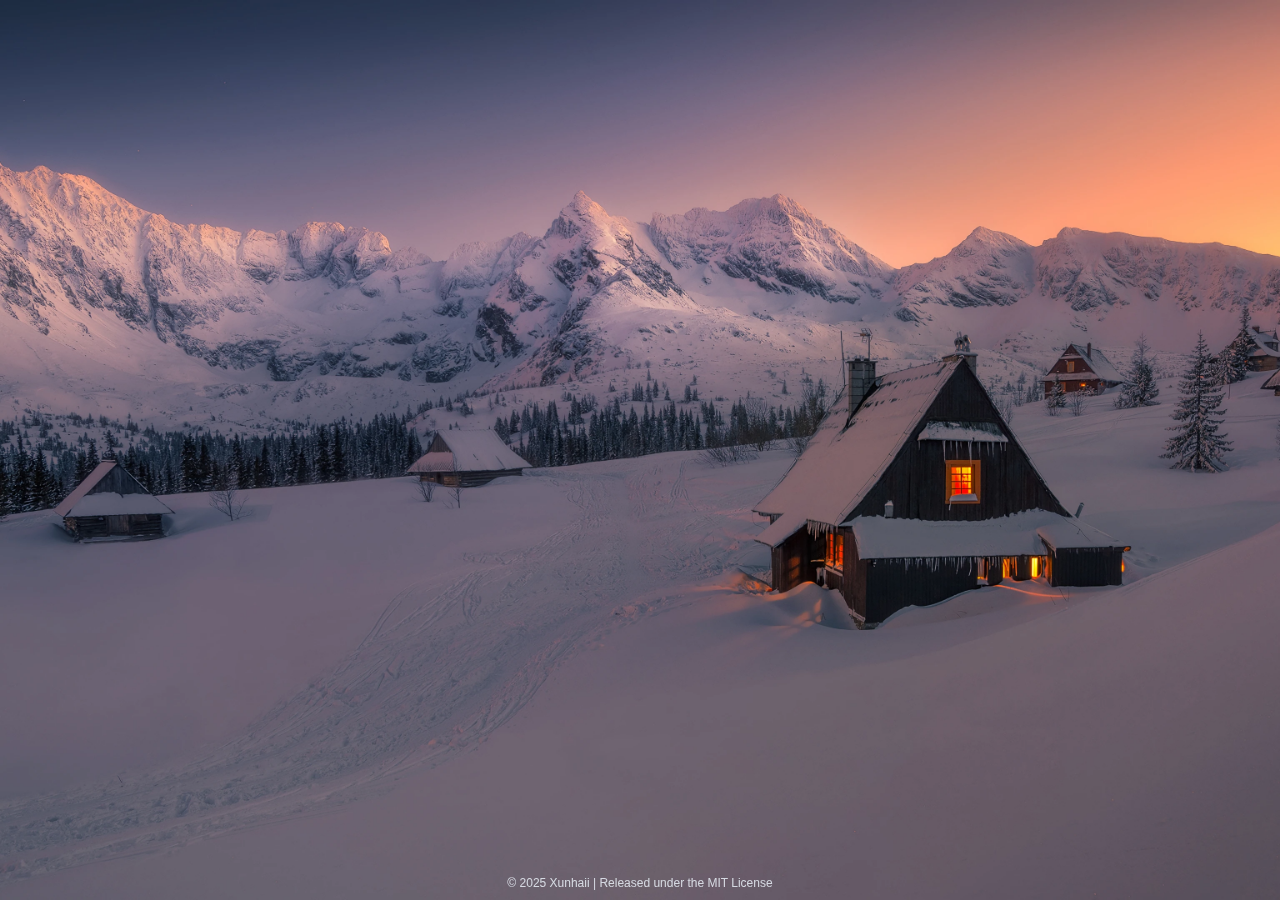
<file: index.html>
<!DOCTYPE html>
<html lang="zh-CN">
  <head>
    <meta charset="utf-8" />
    <meta name="viewport" content="width=device-width, initial-scale=1.0" />
    <title>Xunhaii 起始页</title>
    <meta name="theme-color" content="#192D42">
    <link rel="shortcut icon" href="https://www.xunhaii.com/favicon.ico" />
    <link rel="stylesheet" href="css/style.css" />
    <svg style="position: absolute; width: 0; height: 0">
      <defs>
        <linearGradient id="grad" x1="0%" y1="0%" x2="100%" y2="100%">
          <stop offset="0%" style="stop-color: #50d8ff; stop-opacity: 1" />
          <stop offset="100%" style="stop-color: #fffacd; stop-opacity: 1" />
        </linearGradient>
      </defs>
    </svg>
  </head>
  <body>
    <h1 class="title" id="title">孤舟钓雪深</h1>
    <h1 class="clock" id="clock" style="display: none">13:14:20</h1>
    <div class="search-container">
      <div class="search-bar">
        <button class="engine-toggle" id="engineToggle">
          <svg viewBox="0 0 18 18" fill="#f0f8ff"><path d="M2 9a7 7 0 1 1 14 0A7 7 0 0 1 2 9zm10.5 0a3.5 3.5 0 1 0-7 0 3.5 3.5 0 0 0 7 0z" /></svg>
        </button>
        <input type="text" class="search-input" id="searchInput" placeholder="搜索一点什么吧..." autocomplete="off" />
        <button class="search-button" onclick="performSearch()">
          <!-- <svg viewBox="0 0 18 18" fill="none" stroke="#f0f8ff" stroke-width="2">
            <circle cx="7" cy="7" r="5" />
            <line x1="11" y1="11" x2="15" y2="15" />
            <circle cx="5" cy="5" r="1" fill="#f0f8ff" />
          </svg> -->
          🔍
        </button>
      </div>
      <div class="engine-menu" id="engineMenu">
        <div class="engine-option" data-engine="google">Google</div>
        <div class="engine-option" data-engine="bing">Bing</div>
        <div class="engine-option" data-engine="DuckDuckGo">DuckDuckGo</div>
        <div class="engine-option" data-engine="baidu">Baidu</div>
        <div class="engine-option" data-engine="youtube">YouTube</div>
        <div class="engine-option" data-engine="bilibili">Bilibili</div>
        <div class="engine-option" data-engine="wiki">Wiki</div>
        <div class="engine-option" data-engine="mdn">Mdn</div>
        <div class="engine-option" data-engine="music">Music</div>
        <div class="engine-option" data-engine="txsp">Txsp</div>
      </div>
    </div>
    <div class="nav-buttons">
      <button class="nav-button" onclick="window.open('https://www.bilibili.com')">Bilibili</button>
      <button class="nav-button" onclick="window.open('https://www.douyin.com')">抖音</button>
      <button class="nav-button" onclick="window.open('https://www.bing.com')">必应搜索</button>
      <button class="nav-button" onclick="window.open('https://www.baidu.com')">百度</button>
      <button class="nav-button" onclick="window.open('https://www.doubao.com')">豆包</button>
      <button class="nav-button" onclick="window.open('https://chat.deepseek.com')">DeepSeek</button>
      <button class="nav-button" onclick="window.open('https://music.163.com')">网易云音乐</button>
      <button class="nav-button" onclick="window.open('https://cn.bing.com/search?q=%E4%B8%AD%E5%9B%BD%E5%93%AA%E4%BA%9B%E7%9C%81%E4%BB%BD%E9%AB%98%E4%B8%AD%E5%AE%9E%E8%A1%8C%E4%BA%86%E5%8F%8C%E4%BC%91%EF%BC%9F&qs=ds&form=QBRE&pc=U316')">双休了吗？</button>
    </div>
    <div class="background-overlay" id="backgroundOverlay"></div>
    <div class="quote" id="quote">加载中...</div>
    <div class="footer">© 2025 <a href="https://github.com/Xunhaii/webstartpage">Xunhaii</a> <a href="/LICENSE">| Released under the MIT License</a></div>
    <script src="js/script.js"></script>
  </body>
</html>
</file>
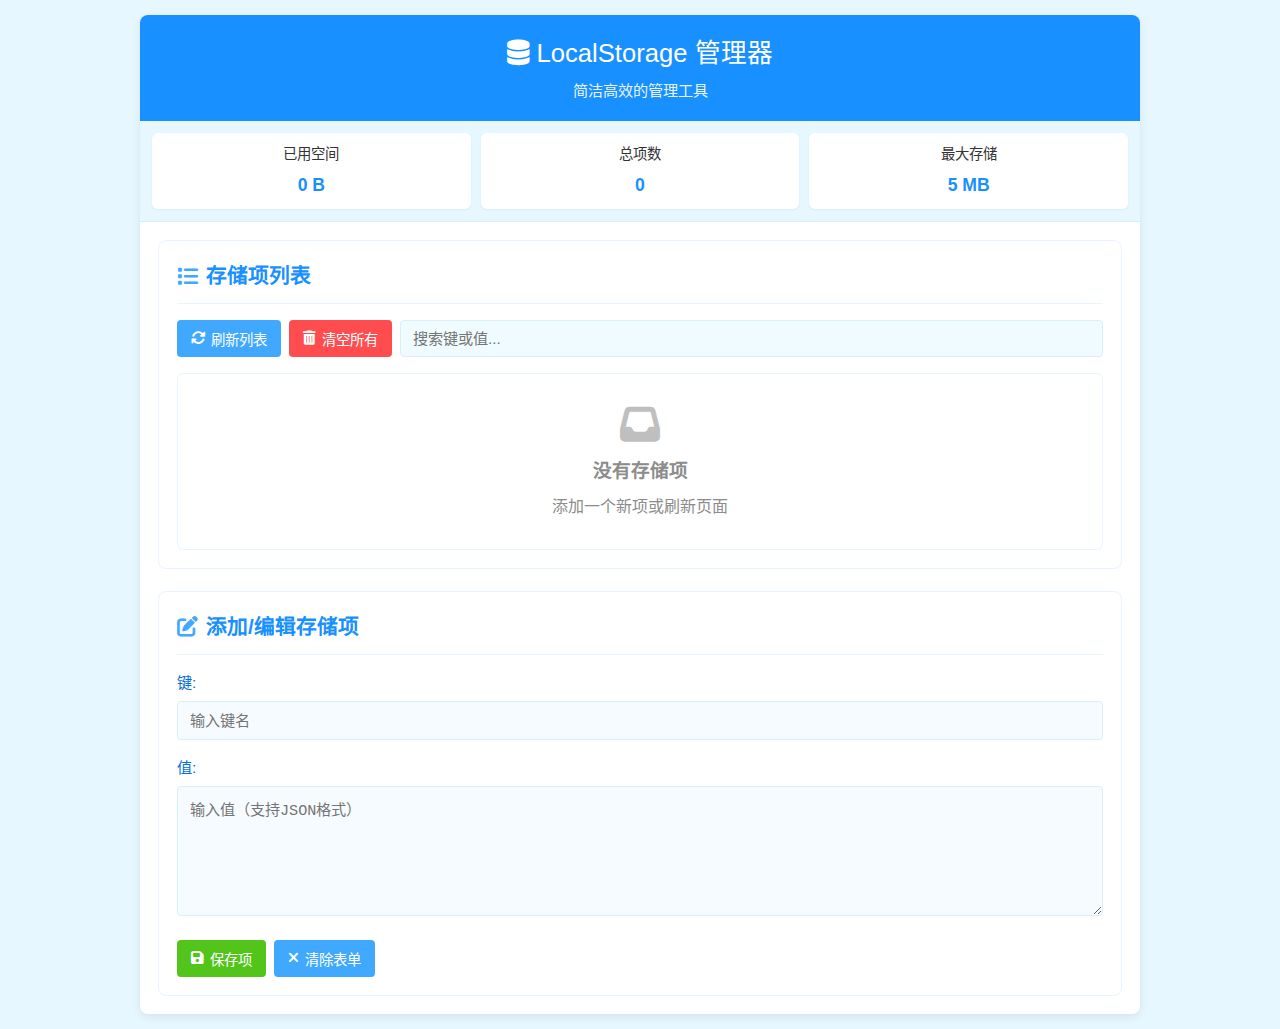
<file: localstorage_modifier.html>
<!DOCTYPE html>
<html lang="zh-CN">
<head>
    <meta charset="UTF-8">
    <meta name="viewport" content="width=device-width, initial-scale=1.0">
    <title>LocalStorage 管理器</title>
    <link rel="stylesheet" href="https://cdnjs.cloudflare.com/ajax/libs/font-awesome/6.4.0/css/all.min.css">
    <style>
        * {
            box-sizing: border-box;
            margin: 0;
            padding: 0;
            font-family: 'Segoe UI', 'Helvetica Neue', Arial, sans-serif;
        }
        
        body {
            background-color: #e6f7ff;
            color: #333;
            line-height: 1.6;
            padding: 15px;
        }
        
        .container {
            max-width: 1000px;
            margin: 0 auto;
            background-color: white;
            border-radius: 8px;
            box-shadow: 0 3px 10px rgba(0, 0, 0, 0.08);
            overflow: hidden;
        }
        
        header {
            background-color: #1890ff;
            color: white;
            padding: 18px 20px;
            text-align: center;
        }
        
        h1 {
            font-size: 1.6rem;
            margin-bottom: 5px;
            font-weight: 500;
        }
        
        .subtitle {
            font-size: 0.95rem;
            opacity: 0.9;
            margin-top: 5px;
        }
        
        .stats {
            display: grid;
            grid-template-columns: repeat(3, 1fr);
            gap: 10px;
            background-color: #e6f7ff;
            padding: 12px;
            font-size: 0.9rem;
            text-align: center;
            border-bottom: 1px solid #d9eef7;
        }
        
        .stat-item {
            background: white;
            padding: 10px;
            border-radius: 6px;
            box-shadow: 0 1px 3px rgba(0,0,0,0.05);
        }
        
        .stat-value {
            font-weight: 600;
            font-size: 1.1rem;
            color: #1890ff;
            margin-top: 5px;
        }
        
        .main-content {
            display: flex;
            flex-direction: column;
            padding: 18px;
            gap: 22px;
        }
        
        .section {
            background-color: white;
            border-radius: 8px;
            padding: 18px;
            border: 1px solid #e8f4ff;
        }
        
        .section-title {
            font-size: 1.3rem;
            margin-bottom: 16px;
            padding-bottom: 10px;
            border-bottom: 1px solid #e8f4ff;
            color: #1890ff;
            display: flex;
            align-items: center;
            gap: 8px;
        }
        
        .section-title i {
            color: #40a9ff;
        }
        
        .controls {
            display: flex;
            flex-wrap: wrap;
            gap: 8px;
            margin-bottom: 16px;
        }
        
        button {
            background: #40a9ff;
            color: white;
            border: none;
            padding: 8px 14px;
            border-radius: 4px;
            cursor: pointer;
            font-weight: 500;
            transition: all 0.2s;
            display: flex;
            align-items: center;
            gap: 6px;
            font-size: 0.9rem;
        }
        
        button:hover {
            background: #1890ff;
        }
        
        .btn-delete {
            background: #ff4d4f;
        }
        
        .btn-delete:hover {
            background: #f5222d;
        }
        
        .btn-add {
            background: #52c41a;
        }
        
        .btn-add:hover {
            background: #389e0d;
        }
        
        .search-box {
            flex: 1;
            min-width: 160px;
            padding: 8px 12px;
            border: 1px solid #d9eef7;
            border-radius: 4px;
            font-size: 0.95rem;
            background: #f0fbff;
        }
        
        .items-list {
            max-height: 380px;
            overflow-y: auto;
            border: 1px solid #e8f4ff;
            border-radius: 6px;
        }
        
        .item-card {
            padding: 12px;
            border-bottom: 1px solid #e8f4ff;
            transition: background 0.2s;
        }
        
        .item-card:last-child {
            border-bottom: none;
        }
        
        .item-card:hover {
            background-color: #f5fbff;
        }
        
        .item-header {
            display: flex;
            justify-content: space-between;
            align-items: center;
            margin-bottom: 8px;
        }
        
        .item-key {
            font-weight: 600;
            color: #096dd9;
            font-size: 1rem;
            word-break: break-all;
        }
        
        .item-actions {
            display: flex;
            gap: 6px;
        }
        
        .action-btn {
            padding: 6px 10px;
            font-size: 0.85rem;
            border-radius: 3px;
        }
        
        .item-value {
            font-family: monospace;
            white-space: pre-wrap;
            word-break: break-word;
            background-color: #f5fbff;
            padding: 10px;
            border-radius: 4px;
            border: 1px solid #e8f4ff;
            font-size: 0.9rem;
            max-height: 120px;
            overflow-y: auto;
        }
        
        .form-group {
            margin-bottom: 16px;
        }
        
        label {
            display: block;
            margin-bottom: 6px;
            font-weight: 500;
            color: #096dd9;
            font-size: 0.95rem;
        }
        
        input, textarea {
            width: 100%;
            padding: 10px 12px;
            border: 1px solid #d9eef7;
            border-radius: 4px;
            font-size: 0.95rem;
            background: #f5fbff;
        }
        
        input:focus, textarea:focus {
            border-color: #40a9ff;
            outline: none;
            box-shadow: 0 0 0 2px rgba(24, 144, 255, 0.1);
        }
        
        textarea {
            min-height: 130px;
            font-family: monospace;
            resize: vertical;
        }
        
        .form-actions {
            display: flex;
            gap: 8px;
            margin-top: 8px;
        }
        
        .notification {
            position: fixed;
            top: 15px;
            right: 15px;
            padding: 12px 20px;
            border-radius: 6px;
            color: white;
            font-weight: 500;
            opacity: 0;
            transform: translateX(100px);
            transition: all 0.3s ease;
            z-index: 1000;
            font-size: 0.9rem;
        }
        
        .notification.show {
            opacity: 1;
            transform: translateX(0);
        }
        
        .notification.success {
            background-color: #52c41a;
        }
        
        .notification.error {
            background-color: #ff4d4f;
        }
        
        .empty-state {
            text-align: center;
            padding: 30px 15px;
            color: #8c8c8c;
        }
        
        .empty-state i {
            font-size: 2.5rem;
            margin-bottom: 12px;
            color: #bfbfbf;
        }
        
        .empty-state p {
            margin-top: 8px;
            font-size: 1rem;
        }
        
        @media (max-width: 768px) {
            .stats {
                grid-template-columns: 1fr;
            }
            
            .controls {
                flex-direction: column;
            }
            
            .item-header {
                flex-direction: column;
                align-items: flex-start;
                gap: 8px;
            }
            
            .item-actions {
                width: 100%;
                justify-content: flex-end;
            }
            
            .form-actions {
                flex-direction: column;
            }
            
            .form-actions button {
                width: 100%;
            }
            
            .items-list {
                max-height: 300px;
            }
        }
        
        @media (max-width: 480px) {
            body {
                padding: 10px;
            }
            
            header {
                padding: 14px;
            }
            
            .main-content {
                padding: 14px;
            }
            
            .section {
                padding: 14px;
            }
            
            .section-title {
                font-size: 1.2rem;
            }
            
            button {
                padding: 7px 12px;
                font-size: 0.85rem;
            }
        }
    </style>
</head>
<body>
    <div class="container">
        <header>
            <h1><i class="fas fa-database"></i> LocalStorage 管理器</h1>
            <p class="subtitle">简洁高效的管理工具</p>
        </header>
        
        <div class="stats">
            <div class="stat-item">
                <div>已用空间</div>
                <div class="stat-value" id="used-space">0 KB</div>
            </div>
            <div class="stat-item">
                <div>总项数</div>
                <div class="stat-value" id="total-items">0</div>
            </div>
            <div class="stat-item">
                <div>最大存储</div>
                <div class="stat-value">5 MB</div>
            </div>
        </div>
        
        <div class="main-content">
            <div class="section">
                <h2 class="section-title"><i class="fas fa-list"></i> 存储项列表</h2>
                
                <div class="controls">
                    <button id="refresh-btn">
                        <i class="fas fa-sync-alt"></i> 刷新列表
                    </button>
                    <button id="clear-all-btn" class="btn-delete">
                        <i class="fas fa-trash-alt"></i> 清空所有
                    </button>
                    <input type="text" id="search-input" class="search-box" placeholder="搜索键或值...">
                </div>
                
                <div class="items-list" id="storage-list">
                    <!-- 动态填充 -->
                </div>
            </div>
            
            <div class="section">
                <h2 class="section-title"><i class="fas fa-edit"></i> 添加/编辑存储项</h2>
                
                <div class="form-group">
                    <label for="item-key">键:</label>
                    <input type="text" id="item-key" placeholder="输入键名">
                </div>
                
                <div class="form-group">
                    <label for="item-value">值:</label>
                    <textarea id="item-value" placeholder="输入值（支持JSON格式）"></textarea>
                </div>
                
                <div class="form-actions">
                    <button id="save-btn" class="btn-add">
                        <i class="fas fa-save"></i> 保存项
                    </button>
                    <button id="clear-form-btn">
                        <i class="fas fa-times"></i> 清除表单
                    </button>
                </div>
            </div>
        </div>
    </div>
    
    <div id="notification" class="notification"></div>

    <script>
        // DOM元素
        const storageList = document.getElementById('storage-list');
        const searchInput = document.getElementById('search-input');
        const refreshBtn = document.getElementById('refresh-btn');
        const clearAllBtn = document.getElementById('clear-all-btn');
        const saveBtn = document.getElementById('save-btn');
        const clearFormBtn = document.getElementById('clear-form-btn');
        const itemKeyInput = document.getElementById('item-key');
        const itemValueInput = document.getElementById('item-value');
        const usedSpaceEl = document.getElementById('used-space');
        const totalItemsEl = document.getElementById('total-items');
        const notificationEl = document.getElementById('notification');
        
        // 当前编辑的键
        let currentEditKey = null;
        
        // 显示通知
        function showNotification(message, isSuccess = true) {
            notificationEl.textContent = message;
            notificationEl.className = `notification ${isSuccess ? 'success' : 'error'}`;
            notificationEl.classList.add('show');
            
            setTimeout(() => {
                notificationEl.classList.remove('show');
            }, 3000);
        }
        
        // 计算已用存储空间
        function calculateUsedSpace() {
            let total = 0;
            for (let i = 0; i < localStorage.length; i++) {
                const key = localStorage.key(i);
                const value = localStorage.getItem(key);
                total += key.length + value.length;
            }
            return total;
        }
        
        // 格式化存储空间
        function formatStorageSize(bytes) {
            if (bytes < 1024) return bytes + ' B';
            if (bytes < 1048576) return (bytes / 1024).toFixed(2) + ' KB';
            return (bytes / 1048576).toFixed(2) + ' MB';
        }
        
        // 更新统计信息
        function updateStats() {
            const totalBytes = calculateUsedSpace();
            usedSpaceEl.textContent = formatStorageSize(totalBytes);
            totalItemsEl.textContent = localStorage.length;
        }
        
        // 尝试解析JSON
        function tryParseJson(value) {
            try {
                return JSON.parse(value);
            } catch (e) {
                return value;
            }
        }
        
        // 渲染存储列表
        function renderStorageList(filter = '') {
            storageList.innerHTML = '';
            
            if (localStorage.length === 0) {
                storageList.innerHTML = `
                    <div class="empty-state">
                        <i class="fas fa-inbox"></i>
                        <h3>没有存储项</h3>
                        <p>添加一个新项或刷新页面</p>
                    </div>
                `;
                return;
            }
            
            let hasItems = false;
            
            for (let i = 0; i < localStorage.length; i++) {
                const key = localStorage.key(i);
                let value = localStorage.getItem(key);
                
                // 过滤
                const filterLower = filter.toLowerCase();
                if (filter && 
                    !key.toLowerCase().includes(filterLower) && 
                    !value.toLowerCase().includes(filterLower)) {
                    continue;
                }
                
                hasItems = true;
                
                // 尝试解析JSON
                const parsedValue = tryParseJson(value);
                const isJson = typeof parsedValue === 'object';
                
                const card = document.createElement('div');
                card.className = 'item-card';
                
                // 键和操作按钮
                const itemHeader = document.createElement('div');
                itemHeader.className = 'item-header';
                
                const keyEl = document.createElement('div');
                keyEl.className = 'item-key';
                keyEl.textContent = key;
                
                const actions = document.createElement('div');
                actions.className = 'item-actions';
                
                const editBtn = document.createElement('button');
                editBtn.textContent = '编辑';
                editBtn.className = 'action-btn';
                editBtn.onclick = () => editItem(key);
                
                const deleteBtn = document.createElement('button');
                deleteBtn.textContent = '删除';
                deleteBtn.className = 'action-btn btn-delete';
                deleteBtn.onclick = () => deleteItem(key);
                
                actions.appendChild(editBtn);
                actions.appendChild(deleteBtn);
                
                itemHeader.appendChild(keyEl);
                itemHeader.appendChild(actions);
                
                // 值显示
                const valueEl = document.createElement('div');
                valueEl.className = 'item-value';
                
                if (isJson) {
                    valueEl.textContent = JSON.stringify(parsedValue, null, 2);
                } else {
                    valueEl.textContent = value;
                }
                
                // 添加点击编辑功能
                card.onclick = (e) => {
                    if (e.target === card || e.target === keyEl || e.target === valueEl) {
                        editItem(key);
                    }
                };
                
                card.appendChild(itemHeader);
                card.appendChild(valueEl);
                
                storageList.appendChild(card);
            }
            
            if (!hasItems) {
                storageList.innerHTML = `
                    <div class="empty-state">
                        <i class="fas fa-search"></i>
                        <h3>没有匹配的项</h3>
                        <p>尝试其他搜索关键词</p>
                    </div>
                `;
            }
        }
        
        // 编辑项目
        function editItem(key) {
            currentEditKey = key;
            itemKeyInput.value = key;
            const value = localStorage.getItem(key);
            
            // 尝试解析JSON
            const parsedValue = tryParseJson(value);
            
            if (typeof parsedValue === 'object') {
                itemValueInput.value = JSON.stringify(parsedValue, null, 2);
            } else {
                itemValueInput.value = value;
            }
            
            // 滚动到表单区域
            document.querySelector('.section:last-child').scrollIntoView({ 
                behavior: 'smooth', 
                block: 'start'
            });
            
            showNotification(`正在编辑: ${key}`);
        }
        
        // 删除项目
        function deleteItem(key) {
            if (confirm(`确定要删除 "${key}" 吗？`)) {
                localStorage.removeItem(key);
                updateStats();
                renderStorageList(searchInput.value);
                showNotification(`已删除: ${key}`);
            }
        }
        
        // 保存项目
        function saveItem() {
            const key = itemKeyInput.value.trim();
            let value = itemValueInput.value.trim();
            
            if (!key) {
                showNotification('键不能为空', false);
                return;
            }
            
            // 尝试解析JSON
            try {
                const parsedValue = JSON.parse(value);
                value = JSON.stringify(parsedValue);
            } catch (e) {
                // 不是JSON，保持原样
            }
            
            // 保存到localStorage
            localStorage.setItem(key, value);
            
            // 更新UI
            updateStats();
            renderStorageList(searchInput.value);
            
            if (currentEditKey && currentEditKey !== key) {
                localStorage.removeItem(currentEditKey);
            }
            
            showNotification(`已保存: ${key}`);
            clearForm();
        }
        
        // 清除表单
        function clearForm() {
            itemKeyInput.value = '';
            itemValueInput.value = '';
            currentEditKey = null;
        }
        
        // 清空所有
        function clearAllItems() {
            if (confirm('确定要清空所有存储项吗？此操作不可撤销！')) {
                localStorage.clear();
                updateStats();
                renderStorageList();
                clearForm();
                showNotification('已清空所有存储项');
            }
        }
        
        // 初始化
        function init() {
            // 初始渲染
            updateStats();
            renderStorageList();
            
            // 事件监听器
            refreshBtn.addEventListener('click', () => {
                renderStorageList(searchInput.value);
                showNotification('列表已刷新');
            });
            
            clearAllBtn.addEventListener('click', clearAllItems);
            
            saveBtn.addEventListener('click', saveItem);
            
            clearFormBtn.addEventListener('click', clearForm);
            
            searchInput.addEventListener('input', () => {
                renderStorageList(searchInput.value);
            });
            
            // 添加键盘快捷键
            document.addEventListener('keydown', (e) => {
                // Ctrl + S 保存
                if (e.ctrlKey && e.key === 's') {
                    e.preventDefault();
                    saveItem();
                }
                
                // Esc 清除表单
                if (e.key === 'Escape') {
                    clearForm();
                }
            });
        }
        
        // 页面加载完成后初始化
        window.addEventListener('DOMContentLoaded', init);
    </script>
</body>
</html>
</file>
<file: css/style.css>
/* 自定义字体加载 */
/* 重置所有元素的盒模型为 border-box，避免边框和内边距影响尺寸 */
* {
  box-sizing: border-box;
}

/* 页面整体样式 */
body {
  font-family: Georgia, sans-serif, Merriweather;
  background: url("img/bgxzs.webp") no-repeat center/cover fixed;
  margin: 0;
  height: 100vh;
  overflow: hidden;
  display: flex;
  flex-direction: column;
  align-items: center;
  padding-top: 15vh;
}

/* 背景叠加层，用于聚焦时的动态效果 */
.background-overlay {
  position: fixed;
  inset: 0;
  background: url("img/bgxws.webp") no-repeat center/cover;
  z-index: -1;
  opacity: 0;
  transition: opacity 0.6s ease;
}

/* 时钟样式 */
.clock {
  font-size: 68px;
  font-weight: 300;
  color: #fff;
  margin-bottom: 40px;
  text-shadow: 0 0 12px rgba(255, 255, 255, 0.6), 0 0 4px rgba(173, 216, 230, 0.5);
  opacity: 0;
  animation: fadeIn 0.6s ease-out 0.6s forwards;
  transition: all 0.3s ease;
}

.clock:hover {
  text-shadow: 0 0 20px rgba(255, 255, 255, 0.9), 0 0 8px rgba(173, 216, 230, 0.7);
  font-size: 72px;
}

/* 标题样式 */
.title {
  font-size: 68px;
  font-weight: 300;
  color: #f0f8ff;
  margin-bottom: 40px;
  text-shadow: 0 0 12px rgba(255, 255, 255, 0.6);
  animation: fadeOut 0.6s ease-out forwards;
}
.title::before {
  content: "❄️";
  margin-right: 10px;
}
/* 淡入动画 */
@keyframes fadeIn {
  from {
    opacity: 0;
    transform: translateY(-10px);
  }
  to {
    opacity: 1;
    transform: translateY(0);
  }
}

/* 淡出动画 */
@keyframes fadeOut {
  from {
    opacity: 1;
    transform: translateY(0);
  }
  to {
    opacity: 0;
    transform: translateY(-10px);
  }
}

/* 搜索容器 */
.search-container {
  position: relative;
  margin-bottom: 80px;
}

/* 搜索栏布局 */
.search-bar {
  display: flex;
  align-items: center;
  opacity: 0;
  animation: fadeInUp 0.7s ease-out 0.9s forwards;
}

/* 搜索引擎切换按钮 */
.engine-toggle {
  width: 50px;
  height: 50px;
  background: linear-gradient(135deg, rgba(30, 60, 100, 0.2), rgba(60, 40, 80, 0.2));
  border: 1px solid rgba(255, 255, 255, 0.1);
  border-right: none;
  border-radius: 25px 0 0 25px;
  color: #f0f8ff;
  font-size: 18px;
  cursor: pointer;
  transition: all 0.3s ease;
  display: flex;
  align-items: center;
  justify-content: center;
  padding: 0;
}

.engine-toggle:hover {
  background: linear-gradient(135deg, rgba(50, 90, 140, 0.4), rgba(90, 70, 110, 0.4));
  border-color: rgba(173, 216, 230, 0.4);
  box-shadow: 0 0 12px rgba(173, 216, 230, 0.3);
}

.engine-toggle svg {
  width: 18px;
  height: 18px;
}

/* 搜索输入框 */
.search-input {
  width: 500px;
  height: 50px;
  padding: 0 20px;
  font-size: 16px;
  color: #f0f8ff;
  background: linear-gradient(135deg, rgba(30, 60, 100, 0.2), rgba(60, 40, 80, 0.2));
  border: 1px solid rgba(255, 255, 255, 0.1);
  border-left: none;
  border-right: none;
  border-radius: 0;
  transition: all 0.3s ease;
}

.search-input:focus {
  outline: none;
  background: linear-gradient(135deg, rgba(40, 80, 120, 0.3), rgba(80, 60, 100, 0.3));
  border-color: rgba(173, 216, 230, 0.4);
  box-shadow: 0 0 12px rgba(173, 216, 230, 0.3);
}

/* 搜索按钮 */
.search-button {
  width: 50px;
  height: 50px;
  border: 1px solid rgba(255, 255, 255, 0.1);
  border-left: none;
  border-radius: 0 25px 25px 0;
  background: linear-gradient(135deg, rgba(30, 60, 100, 0.2), rgba(60, 40, 80, 0.2));
  color: #f0f8ff;
  font-size: 18px;
  cursor: pointer;
  transition: all 0.3s ease;
  display: flex;
  align-items: center;
  justify-content: center;
}

.search-button:hover {
  background: linear-gradient(135deg, rgba(50, 90, 140, 0.4), rgba(90, 70, 110, 0.4));
  border-color: rgba(173, 216, 230, 0.4);
  box-shadow: 0 0 12px rgba(173, 216, 230, 0.3);
}

.search-button svg {
  width: 18px;
  height: 18px;
}

.search-button:hover svg {
  stroke: url(#grad);
}

/* 搜索引擎下拉菜单 */
.engine-menu {
  position: absolute;
  top: 55px;
  left: 0;
  width: 140px;
  background: linear-gradient(135deg, rgba(30, 60, 100, 0.9), rgba(60, 40, 80, 0.9));
  border: 1px solid rgba(255, 255, 255, 0.1);
  border-radius: 12px;
  box-shadow: 0 6px 20px rgba(0, 0, 0, 0.2);
  padding: 8px 0;
  display: none;
  z-index: 10;
  overflow-y: auto;
  max-height: 200px;
}

.engine-menu::-webkit-scrollbar {
  width: 6px;
}

.engine-menu::-webkit-scrollbar-track {
  background: rgba(30, 60, 100, 0.3);
  border-radius: 3px;
}

.engine-menu::-webkit-scrollbar-thumb {
  background: linear-gradient(135deg, rgba(173, 216, 230, 0.5), rgba(218, 165, 32, 0.5));
  border-radius: 3px;
}

.engine-menu::-webkit-scrollbar-thumb:hover {
  background: linear-gradient(135deg, rgba(173, 216, 230, 0.8), rgba(218, 165, 32, 0.8));
}

.engine-option {
  padding: 8px 16px;
  color: #f0f8ff;
  font-size: 14px;
  cursor: pointer;
  transition: background 0.2s ease, color 0.2s ease;
}

.engine-option:hover {
  background: rgba(218, 165, 32, 0.2);
  color: #fffacd;
}

/* 导航按钮容器 */
.nav-buttons {
  display: flex;
  flex-wrap: wrap;
  justify-content: center;
  gap: 18px;
  max-width: 1024px; /* 适配悬停时的 1006px */
  padding: 0 20px; /* 左右缓冲 */
  margin: 0 auto;
  opacity: 0;
  animation: fadeInUp 0.7s ease-out 1.2s forwards;
}

@keyframes fadeInUp {
  from {
    opacity: 0;
    transform: translateY(15px);
  }
  to {
    opacity: 1;
    transform: translateY(0);
  }
}

/* 导航按钮样式 */
.nav-button {
  width: 105px;
  height: 44px;
  border: 1px solid rgba(255, 255, 255, 0.1);
  border-radius: 12px;
  background: linear-gradient(135deg, rgba(30, 60, 100, 0.15), rgba(60, 40, 80, 0.15));
  color: #e6e6fa;
  font-size: 15px;
  font-weight: 500;
  cursor: pointer;
  transition: all 0.3s ease;
  box-shadow: 0 2px 8px rgba(0, 0, 0, 0.1);
}

.nav-button:hover {
  width: 110px;
  height: 46px;
  background: linear-gradient(135deg, rgba(50, 90, 140, 0.35), rgba(90, 70, 110, 0.35));
  border-color: rgba(218, 165, 32, 0.3);
  box-shadow: 0 6px 20px rgba(218, 165, 32, 0.2);
  color: #fffacd;
}

/* 一言引用样式 */
.quote {
  position: fixed;
  bottom: 40px; /* 增加距离，避免重叠 */
  width: 100%;
  color: rgba(240, 248, 255, 0.8);
  font-size: 14px;
  text-align: center;
  padding: 0 20px;
  opacity: 0;
  animation: fadeIn 0.7s ease-out 1.5s forwards;
  transition: all 0.3s ease;
}

.quote:hover {
  text-shadow: 0 0 20px rgba(255, 255, 255, 0.9), 0 0 8px rgba(173, 216, 230, 0.7);
  color: #fff;
}

/* 响应式设计 - 平板及现代手机 (768px 以下) */
@media (max-width: 768px) {
  body {
    padding-top: 10vh; /* 约 90px 在 XR 上 */
  }
  .clock,
  .title {
    font-size: 50px;
    margin-bottom: 30px;
  }
  .search-container {
    margin-bottom: 60px;
  }
  .search-bar {
    width: 80vw;
  }
  .search-input {
    width: calc(80vw - 100px);
    height: 46px;
    font-size: 15px;
  }
  .search-button,
  .engine-toggle {
    width: 46px;
    height: 46px;
    font-size: 16px;
  }
  .engine-menu {
    top: 50px;
    width: 120px;
    max-height: 180px;
  }
  .nav-button {
    width: 90px;
    height: 40px;
    font-size: 14px;
  }
  .nav-button:hover {
    width: 90px;
    height: 40px;
  }
  .nav-buttons {
    gap: 16px;
    max-width: 600px; /* 适配现代手机 */
  }
  body,
  .background-overlay {
    background-size: cover;
  }

  .quote {
    bottom: 35px; /* 稍减小，但保持分隔 */
    font-size: 13px;
  }
  .footer {
    bottom: 8px;
    font-size: 11px;
  }
}

/* iPhone SE 第一代 (320x568) */
@media (max-width: 360px) and (max-height: 568px) {
  body {
    padding-top: 7vh; /* 约 40px */
  }
  .clock,
  .title {
    font-size: 42px;
    margin-bottom: 25px;
  }
  .search-container {
    margin-bottom: 50px;
  }
  .search-bar {
    width: 85vw;
  }
  .search-input {
    width: calc(85vw - 90px);
    height: 42px;
    font-size: 14px;
  }
  .search-button,
  .engine-toggle {
    width: 45px;
    height: 42px;
    font-size: 14px;
  }
  .engine-menu {
    top: 47px;
    width: 120px;
    max-height: 160px;
  }
  .nav-buttons {
    gap: 11px;
    max-width: 300px;
  }
  .nav-button {
    width: 85px;
    height: 38px;
    font-size: 13px;
  }
  .nav-button:hover {
    width: 85px;
    height: 38px;
  }
  .quote {
    bottom: 30px;
    font-size: 12px;
  }
  .footer {
    bottom: 5px;
    font-size: 10px;
  }
}

/* iPhone 4S (320x480) */
@media (max-width: 320px) and (max-height: 480px) {
  body {
    padding-top: 5vh; /* 约 24px */
  }
  .clock,
  .title {
    font-size: 38px;
    margin-bottom: 20px;
  }
  .search-container {
    margin-bottom: 40px;
  }
  .search-bar {
    width: 90vw;
  }
  .search-input {
    width: calc(90vw - 80px);
    height: 40px;
    font-size: 13px;
  }
  .search-button,
  .engine-toggle {
    width: 40px;
    height: 40px;
    font-size: 13px;
  }
  .engine-menu {
    top: 45px;
    width: 110px;
    max-height: 150px;
  }
  .nav-buttons {
    gap: 10px;
    max-width: 300px;
  }
  .nav-button {
    width: 80px;
    height: 36px;
    font-size: 12px;
  }
  .nav-button:hover {
    width: 80px;
    height: 36px;
  }
  .quote {
    bottom: 25px;
    font-size: 11px;
  }
  .footer {
    bottom: 5px;
    font-size: 9px;
  }
}
/* 版权信息样式 */
.footer {
  position: fixed;
  bottom: 10px; /* 稍上移，确保与一言有间距 */
  width: 100%;
  color: rgba(240, 248, 255, 0.8);
  font-size: 12px;
  text-align: center;
  padding: 0 20px;
}

.footer a {
  color: rgba(240, 248, 255, 0.8);
  text-decoration: none;
}

.footer a:hover {
  color: #fffacd;
  text-shadow: 0 0 8px rgba(173, 216, 230, 0.7);
}
</file>
